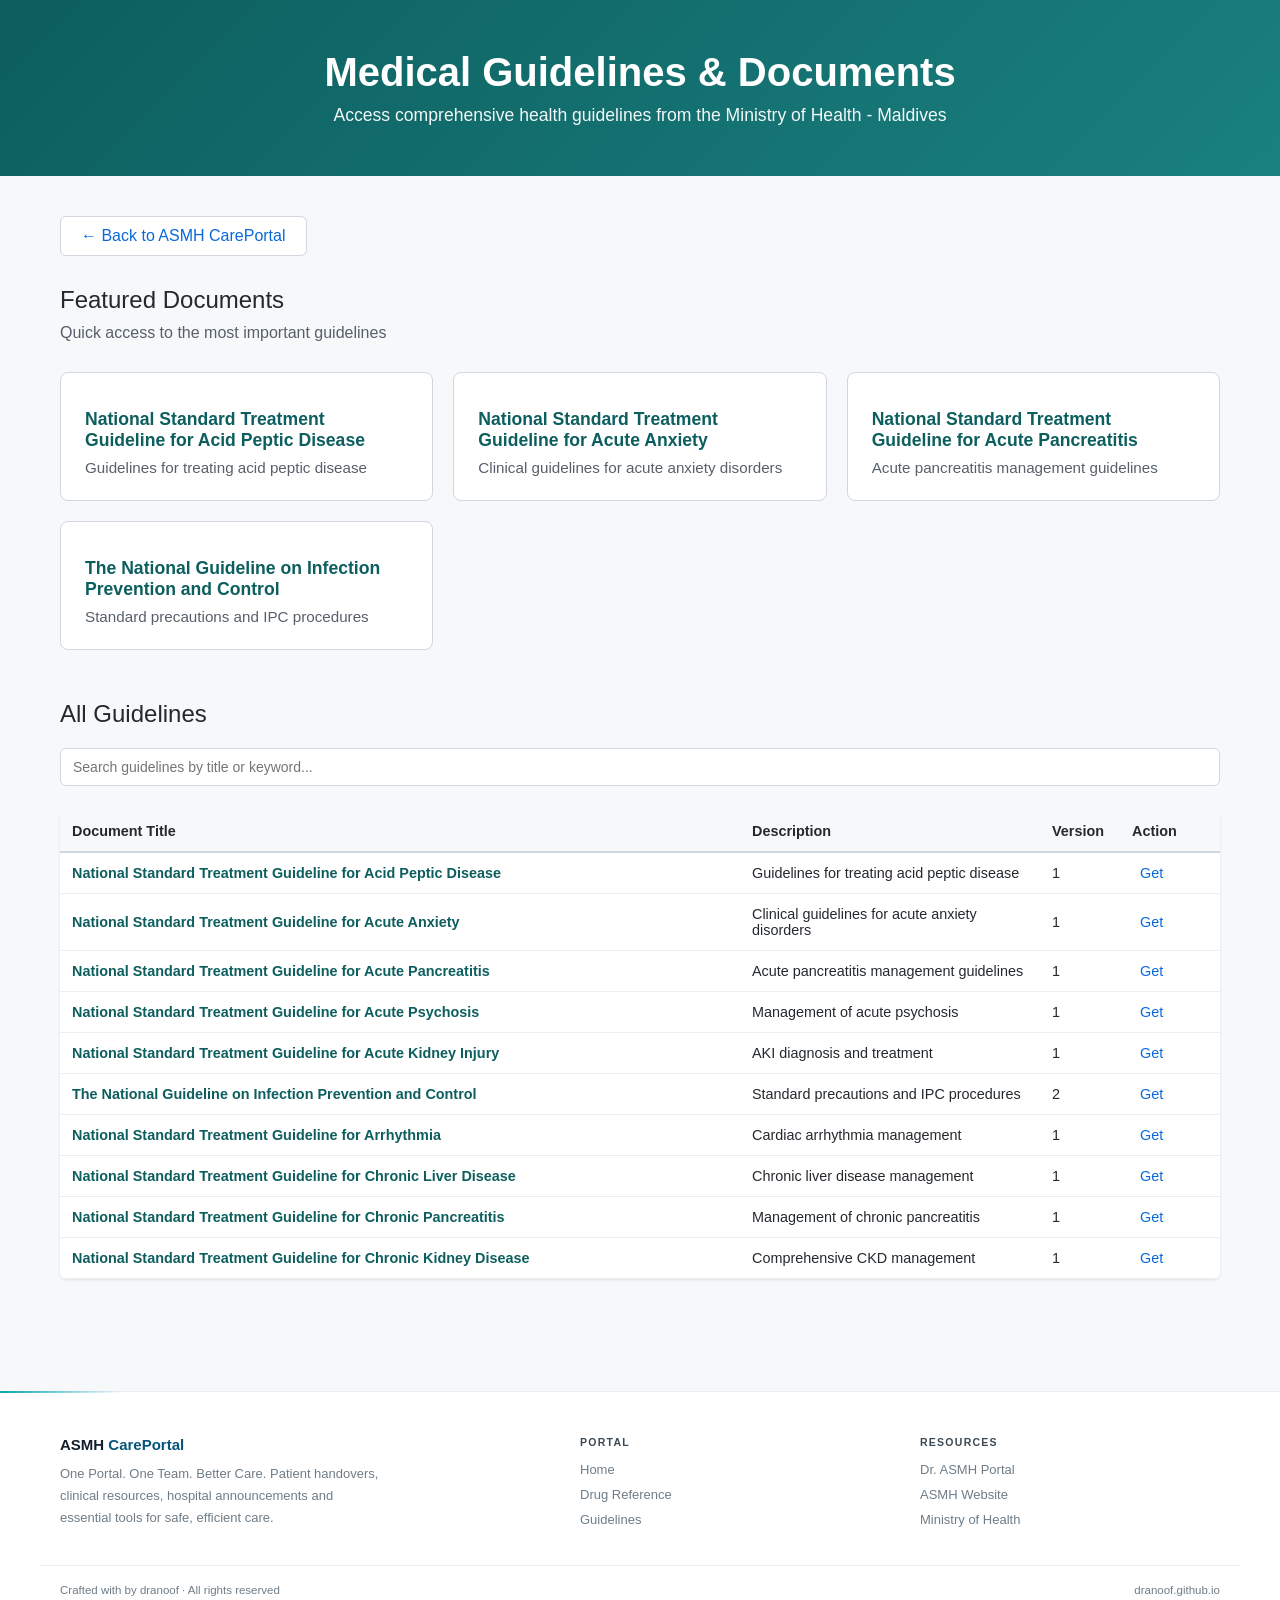
<file: guidelines.html>
<!DOCTYPE html>
<html lang="en">
<head>
    <meta charset="UTF-8">
    <meta name="viewport" content="width=device-width, initial-scale=1.0">
    <title>Medical Guidelines - ASMH CarePortal</title>
    <style>
        * { margin: 0; padding: 0; box-sizing: border-box; }
        body { font-family: -apple-system, BlinkMacSystemFont, 'Segoe UI', sans-serif; background: #f6f8fa; color: #24292e; }
        .header { background: linear-gradient(135deg, #0d5e5e 0%, #1a8080 100%); color: white; padding: 50px 20px; text-align: center; }
        .header h1 { font-size: 2.5em; margin-bottom: 10px; }
        .header p { font-size: 1.1em; opacity: 0.95; }
        .container { max-width: 1200px; margin: 0 auto; padding: 40px 20px; }
        .back-btn { display: inline-block; margin-bottom: 30px; padding: 10px 20px; background: white; border: 1px solid #d0d7de; border-radius: 6px; color: #0969da; text-decoration: none; font-weight: 500; }
        .back-btn:hover { background: #f6f8fa; }
        .featured-title { font-size: 1.5em; margin-bottom: 10px; color: #24292e; }
        .featured-subtitle { color: #57606a; margin-bottom: 30px; }
        .featured-grid { display: grid; grid-template-columns: repeat(auto-fit, minmax(300px, 1fr)); gap: 20px; margin-bottom: 50px; }
        .doc-card { background: white; border: 1px solid #d0d7de; border-radius: 8px; padding: 24px; transition: box-shadow 0.2s, transform 0.2s; }
        .doc-card:hover { box-shadow: 0 3px 12px rgba(0,0,0,0.15); transform: translateY(-2px); }
        .doc-icon { font-size: 2.5em; margin-bottom: 12px; }
        .doc-title { font-size: 1.1em; font-weight: 600; margin-bottom: 8px; color: #0d5e5e; }
        .doc-desc { color: #57606a; font-size: 0.95em; }
        .all-docs-section { margin-top: 50px; }
        .section-title { font-size: 1.5em; margin-bottom: 20px; color: #24292e; display: flex; align-items: center; }
        .section-title svg { margin-right: 10px; }
        .controls { display: flex; gap: 15px; margin-bottom: 25px; flex-wrap: wrap; }
        .search-box { flex: 1; min-width: 250px; }
        .search-box input { width: 100%; padding: 10px 12px; border: 1px solid #d0d7de; border-radius: 6px; font-size: 14px; }
        table { width: 100%; border-collapse: collapse; background: white; border-radius: 6px; overflow: hidden; box-shadow: 0 1px 3px rgba(0,0,0,0.1); }
        thead { background: #f6f8fa; border-bottom: 2px solid #d0d7de; }
        th { padding: 12px; text-align: left; font-weight: 600; font-size: 0.9em; color: #24292e; }
        td { padding: 12px; border-bottom: 1px solid #eaeef2; font-size: 0.9em; }
        tr:hover { background: #f6f8fa; }
        .doc-name { color: #0d5e5e; font-weight: 600; }
        .dl-btn { color: #0969da; text-decoration: none; margin-left: 8px; font-weight: 500; }
        .dl-btn:hover { text-decoration: underline; }
        @media (max-width: 768px) {
            .header h1 { font-size: 1.8em; }
            .featured-grid { grid-template-columns: 1fr; }
            .controls { flex-direction: column; }
            .search-box { min-width: 100%; }
            table { font-size: 0.85em; }
        }
        .site-footer{margin-top:72px;background:#fff;border-top:1px solid rgba(5,85,122,.09);position:relative;font-size:13px}
        .site-footer::before{content:'';position:absolute;left:0;top:-1px;width:120px;height:2px;background:linear-gradient(90deg,#0aa5b5,transparent)}
        .sf-inner{max-width:1200px;margin:0 auto;padding:44px 20px 36px;display:grid;grid-template-columns:1.6fr 1fr 1fr;gap:40px}
        .sf-name{font-size:15px;font-weight:600;color:#14202a;margin-bottom:10px}.sf-name b{color:#05557a}
        .sf-desc{color:#6f7d88;line-height:1.7;max-width:320px}
        .sf-col{display:flex;flex-direction:column;gap:10px}
        .sf-col h4{font-size:10.5px;letter-spacing:.12em;text-transform:uppercase;color:#3b4954;margin-bottom:4px}
        .sf-col a{color:#6f7d88;text-decoration:none}.sf-col a:hover{color:#05557a}
        .sf-bottom{border-top:1px solid rgba(5,85,122,.09);max-width:1200px;margin:0 auto;padding:18px 20px 22px;display:flex;justify-content:space-between;flex-wrap:wrap;gap:8px;font-size:11.5px;color:#6f7d88}
        @media (max-width:768px){.sf-inner{grid-template-columns:1fr 1fr}.sf-inner>div:first-child{grid-column:1/-1}}
    </style>
</head>
<body>
    <div class="header">
        <h1>Medical Guidelines & Documents</h1>
        <p>Access comprehensive health guidelines from the Ministry of Health - Maldives</p>
    </div>
    
    <div class="container">
        <a href="index.html" class="back-btn">← Back to ASMH CarePortal</a>
        
        <div class="featured-title">Featured Documents</div>
        <div class="featured-subtitle">Quick access to the most important guidelines</div>
        
        <div class="featured-grid" id="featuredDocs"></div>
        
        <div class="all-docs-section">
            <div class="section-title">All Guidelines</div>
            
            <div class="controls">
                <div class="search-box">
                    <input type="text" id="searchInput" placeholder="Search guidelines by title or keyword...">
                </div>
            </div>
            
            <table id="docsTable">
                <thead>
                    <tr>
                        <th>Document Title</th>
                        <th style="width: 300px;">Description</th>
                        <th style="width: 80px;">Version</th>
                        <th style="width: 100px;">Action</th>
                    </tr>
                </thead>
                <tbody id="tableBody"></tbody>
            </table>
        </div>
    </div>
    
    <footer class="site-footer">
        <div class="sf-inner">
            <div><div class="sf-name">ASMH <b>CarePortal</b></div><p class="sf-desc">One Portal. One Team. Better Care. Patient handovers, clinical resources, hospital announcements and essential tools for safe, efficient care.</p></div>
            <nav class="sf-col"><h4>Portal</h4><a href="index.html">Home</a><a href="index.html">Drug Reference</a><a href="guidelines.html">Guidelines</a></nav>
            <nav class="sf-col"><h4>Resources</h4><a href="https://dranoof.github.io/myportal/">Dr. ASMH Portal</a><a href="https://asmh.gov.mv" target="_blank" rel="noopener">ASMH Website</a><a href="https://health.gov.mv" target="_blank" rel="noopener">Ministry of Health</a></nav>
        </div>
        <div class="sf-bottom"><span>Crafted with by dranoof &middot; All rights reserved</span><span>dranoof.github.io</span></div>
    </footer>
    <script>
        const docs = [
            { title: 'National Standard Treatment Guideline for Acid Peptic Disease', desc: 'Guidelines for treating acid peptic disease', version: '1', url: 'https://maaharaa.health.gov.mv/Public/Home/GetFile/c80bc697-f92c-4d7f-954b-6534f22af381', featured: true },
            { title: 'National Standard Treatment Guideline for Acute Anxiety', desc: 'Clinical guidelines for acute anxiety disorders', version: '1', url: 'https://maaharaa.health.gov.mv/Public/Home/GetFile/d597cfe5-57e4-4403-895d-9f1dceaa71f8', featured: true },
            { title: 'National Standard Treatment Guideline for Acute Pancreatitis', desc: 'Acute pancreatitis management guidelines', version: '1', url: 'https://maaharaa.health.gov.mv/Public/Home/GetFile/950251b4-2ec4-4387-b9f1-8da548bdeb9c', featured: true },
            { title: 'National Standard Treatment Guideline for Acute Psychosis', desc: 'Management of acute psychosis', version: '1', url: 'https://maaharaa.health.gov.mv/Public/Home/GetFile/26eb5b5e-c141-4328-b64a-d54de2ba9ec2', featured: false },
            { title: 'National Standard Treatment Guideline for Acute Kidney Injury', desc: 'AKI diagnosis and treatment', version: '1', url: 'https://maaharaa.health.gov.mv/Public/Home/GetFile/ae8e3f0d-ab57-4b64-858c-23c7ea7ac3c7', featured: false },
            { title: 'The National Guideline on Infection Prevention and Control', desc: 'Standard precautions and IPC procedures', version: '2', url: 'https://maaharaa.health.gov.mv/Public/Home/GetFile/08bb500c-56b0-4df8-9c05-024609ced2b9', featured: true },
            { title: 'National Standard Treatment Guideline for Arrhythmia', desc: 'Cardiac arrhythmia management', version: '1', url: 'https://maaharaa.health.gov.mv/Public/Home/GetFile/1ceaa496-9586-48a5-8cad-6783ad4f6a09', featured: false },
            { title: 'National Standard Treatment Guideline for Chronic Liver Disease', desc: 'Chronic liver disease management', version: '1', url: 'https://maaharaa.health.gov.mv/Public/Home/GetFile/70c1a35d-bd4f-4f3d-80a2-e3f6ea82d5c6', featured: false },
            { title: 'National Standard Treatment Guideline for Chronic Pancreatitis', desc: 'Management of chronic pancreatitis', version: '1', url: 'https://maaharaa.health.gov.mv/Public/Home/GetFile/9eb262df-acb8-4d87-b366-5cff6b7c83f3', featured: false },
            { title: 'National Standard Treatment Guideline for Chronic Kidney Disease', desc: 'Comprehensive CKD management', version: '1', url: 'https://maaharaa.health.gov.mv/Public/Home/GetFile/eab48ff9-64b4-4b18-b361-13a8fcee8c07', featured: false }
        ];
        
        function renderFeatured() {
            const featured = docs.filter(d => d.featured);
            const html = featured.map(d => `
                <div class="doc-card">
                    <div class="doc-icon"></div>
                    <div class="doc-title">${d.title}</div>
                    <div class="doc-desc">${d.desc}</div>
                </div>
            `).join('');
            document.getElementById('featuredDocs').innerHTML = html;
        }
        
        function renderTable(filtered = docs) {
            const html = filtered.map(d => `
                <tr>
                    <td class="doc-name">${d.title}</td>
                    <td>${d.desc}</td>
                    <td>${d.version}</td>
                    <td><a href="${d.url}" target="_blank" class="dl-btn">Get</a></td>
                </tr>
            `).join('');
            document.getElementById('tableBody').innerHTML = html || '<tr><td colspan="4" style="text-align:center;color:#57606a;">No documents found</td></tr>';
        }
        
        function search() {
            const term = document.getElementById('searchInput').value.toLowerCase();
            const filtered = docs.filter(d => d.title.toLowerCase().includes(term) || d.desc.toLowerCase().includes(term));
            renderTable(filtered);
        }
        
        document.getElementById('searchInput').addEventListener('input', search);
        renderFeatured();
        renderTable();
    </script>
</body>
</html>
</file>
